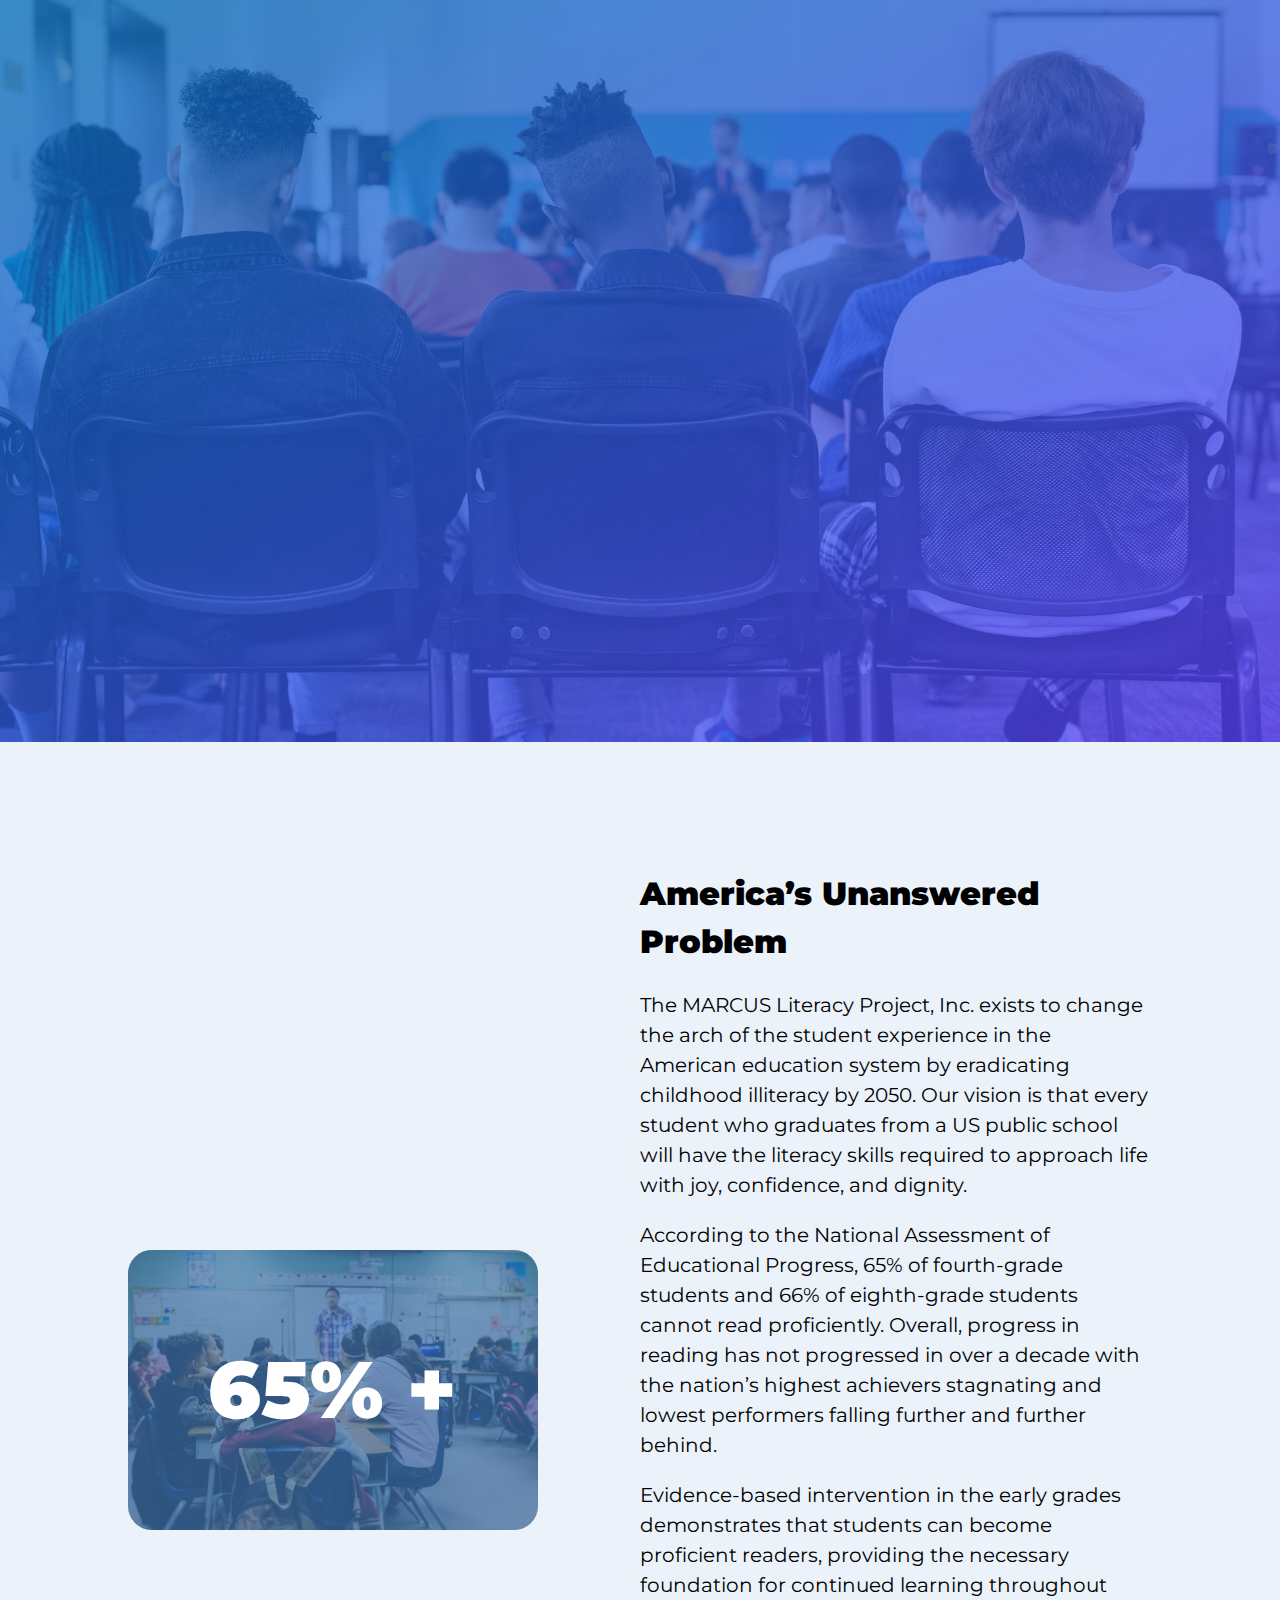
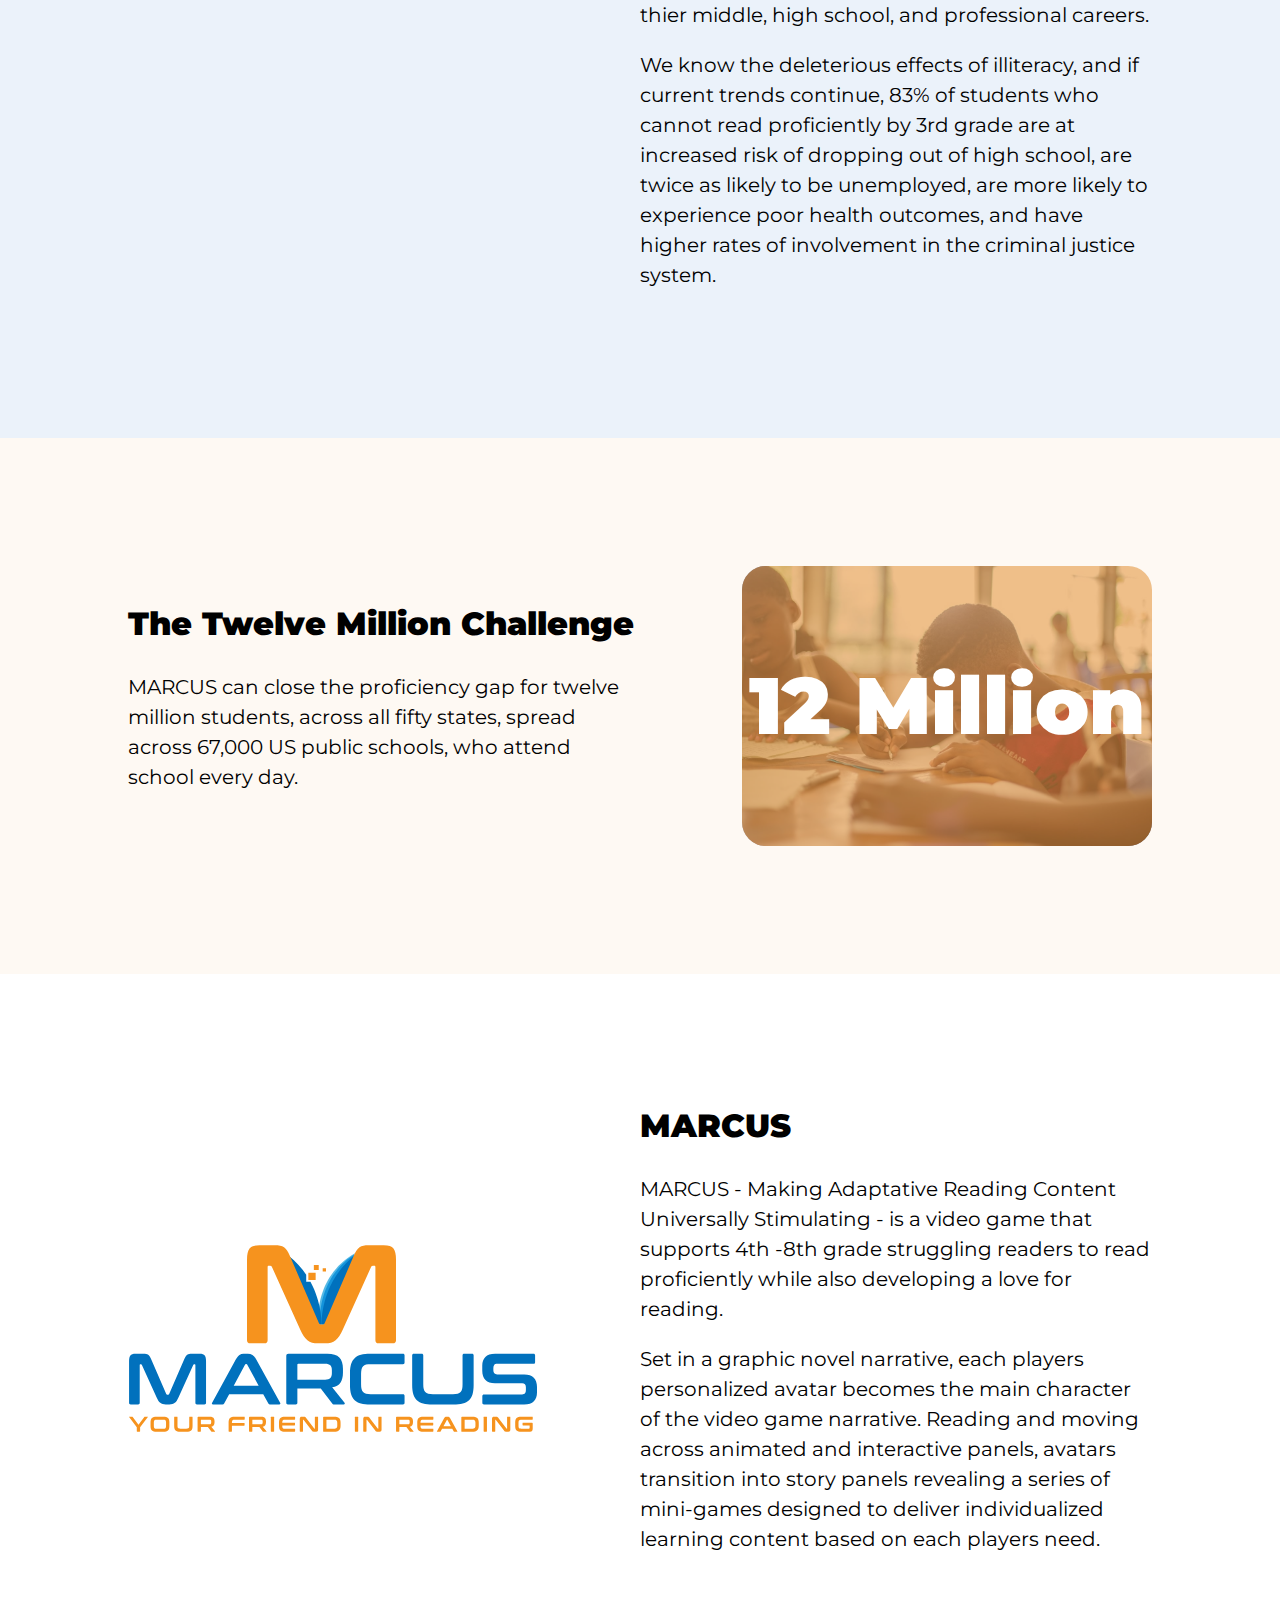
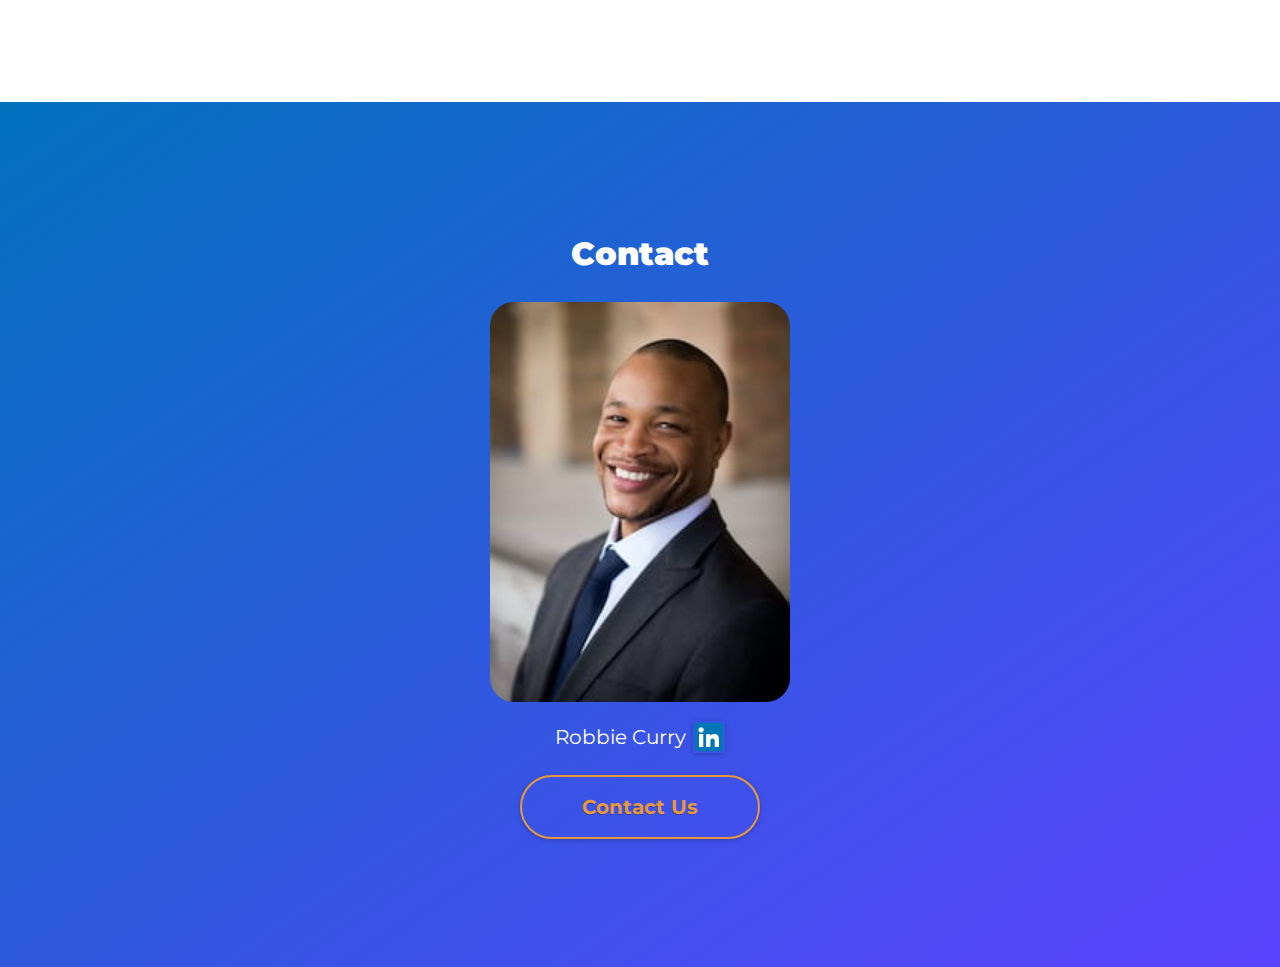
<file: index.html>
<!DOCTYPE html>
<html>

<head>
	<title>MARCUS</title>
	<link href="https://fonts.googleapis.com/css?family=Montserrat:400,700,900&display=swap" rel="stylesheet">
	<link rel="apple-touch-icon" sizes="114x114" href="/assets/favicon/apple-icon-114x114.png">
	<link rel="apple-touch-icon" sizes="120x120" href="/assets/favicon/apple-icon-120x120.png">
	<link rel="apple-touch-icon" sizes="144x144" href="/assets/favicon/apple-icon-144x144.png">
	<link rel="apple-touch-icon" sizes="152x152" href="/assets/favicon/apple-icon-152x152.png">
	<link rel="apple-touch-icon" sizes="180x180" href="/assets/favicon/apple-icon-180x180.png">
	<link rel="apple-touch-icon" sizes="57x57" href="/assets/favicon/apple-icon-57x57.png">
	<link rel="apple-touch-icon" sizes="60x60" href="/assets/favicon/apple-icon-60x60.png">
	<link rel="apple-touch-icon" sizes="72x72" href="/assets/favicon/apple-icon-72x72.png">
	<link rel="apple-touch-icon" sizes="76x76" href="/assets/favicon/apple-icon-76x76.png">
	<link rel="icon" type="image/png" sizes="16x16" href="/assets/favicon/favicon-16x16.png">
	<link rel="icon" type="image/png" sizes="192x192"  href="/assets/favicon/android-icon-192x192.png">
	<link rel="icon" type="image/png" sizes="32x32" href="/assets/favicon/favicon-32x32.png">
	<link rel="icon" type="image/png" sizes="96x96" href="/assets/favicon/favicon-96x96.png">
	<link rel="manifest" href="/assets/favicon/manifest.json">
	<link rel="stylesheet" href="styles.css">
	<meta charset="UTF-8">
	<meta http-equiv="Content-Type" content="text/html; charset=utf-8">
	<meta name="description" content="MARCUS is a gamified platform that supports middle grade students foster a love of reading while becoming proficient readers">
	<meta name="keywords" content="MARCUS, reading, proficient, middle grade students, gamified platform">
	<meta name="language" content="English">
	<meta name="msapplication-TileColor" content="#ffffff">
	<meta name="msapplication-TileImage" content="/assets/favicon/ms-icon-144x144.png">
	<meta name="robots" content="index, follow">
	<meta name="theme-color" content="#ffffff">
	<meta name="title" content="MARCUS">
	<meta name="viewport" content="width=device-width, initial-scale=1">
	<meta property="fb:app_id" content="">
	<meta property="og:description" content="MARCUS is a gamified platform that supports middle grade students foster a love of reading while becoming proficient readers.">
	<meta property="og:image" content="https://marcusreads.com/assets/logo.png">
	<meta property="og:site_name" content="MARCUS">
	<meta property="og:title" content="MARCUS">
	<meta property="og:type" content="website">
	<meta property="og:url" content="https://marcusreads.com">
</head>

<body>
	<header>
		<p class="title"><span>2 out of 3 students</span> in the United States <span>CANNOT READ</span> proficiently</p>
		<p class="subtitle"><span>MARCUS</span> is here to <span>CHANGE</span> this reality</p>
		<img class="logo" src="assets/logo-small.svg" alt="">
	</header>
	<section class="one">
		<div class="flexed">
			<div class="image-wrapper">
				<p>65% +</p>
			</div>
			<div>
				<h2>America’s Unanswered Problem</h2>
				<p>The MARCUS Literacy Project, Inc. exists to change the arch of the student experience in the American education system by eradicating childhood illiteracy by 2050. Our vision is that every student who graduates from a US public school will have the literacy skills required to approach life with joy, confidence, and dignity.</p>  
				<p>According to the National Assessment of Educational Progress, 65% of fourth-grade students and 66% of eighth-grade students cannot read proficiently. Overall, progress in reading has not progressed in over a decade with the nation’s highest achievers stagnating and lowest performers falling further and further behind.</p>
				<p>Evidence-based intervention in the early grades demonstrates that students can become proficient readers, providing the necessary foundation for continued learning throughout thier middle, high school, and professional careers.</p>
				<p>We know the deleterious effects of illiteracy, and if current trends continue, 83% of students who cannot read proficiently by 3rd grade are at increased risk of dropping out of high school, are twice as likely to be unemployed, are more likely to experience poor health outcomes, and have higher rates of involvement in the criminal justice system.</p>
			</div>
		</div>
	</section>
	<section class="two">
		<div class="flexed">
			<div>
				<h2>The Twelve Million Challenge</h2>
				<p>MARCUS can close the proficiency gap for twelve million students, across all fifty states, spread across 67,000 US public schools, who attend school every day.</p>
			</div>
			<div class="image-wrapper">
				<p>12 Million</p>
			</div>
		</div>
	</section>
	<section class="three">
		<div class="flexed">
			<div class="image-wrapper">
			</div>
			<div>
				<h2>MARCUS</h2>
				<p>MARCUS - Making Adaptative Reading Content Universally Stimulating - is a video game that supports 4th -8th grade struggling readers to read proficiently while also developing a love for reading.</p>  
				
				<p>Set in a graphic novel narrative, each players personalized avatar becomes the main character of the video game narrative. Reading and moving across animated and interactive panels, avatars transition into story panels revealing a series of mini-games designed to deliver individualized learning content based on each players need.</p>
			</div>
		</div>
	</section>
	<section class="form">
		<h2>Contact</h2>
		<div class="flexed">
			<div class="photo-wrapper"></div>
			<div class="contacts">
				<p class="name">Robbie Curry <a href="https://www.linkedin.com/in/robbie-curry-52776486/" target="_blank" rel="noreferrer noopener" class="linkedin-icon"></a></p>
				<br />
				<a class="button" href="mailto:robbie@marcusreads.com?subject=Request Information on MARCUS" target="_blank" rel="noreferrer noopener">Contact Us</a>
			</div>
		</div>
	</section>
</body>

</html>
</file>
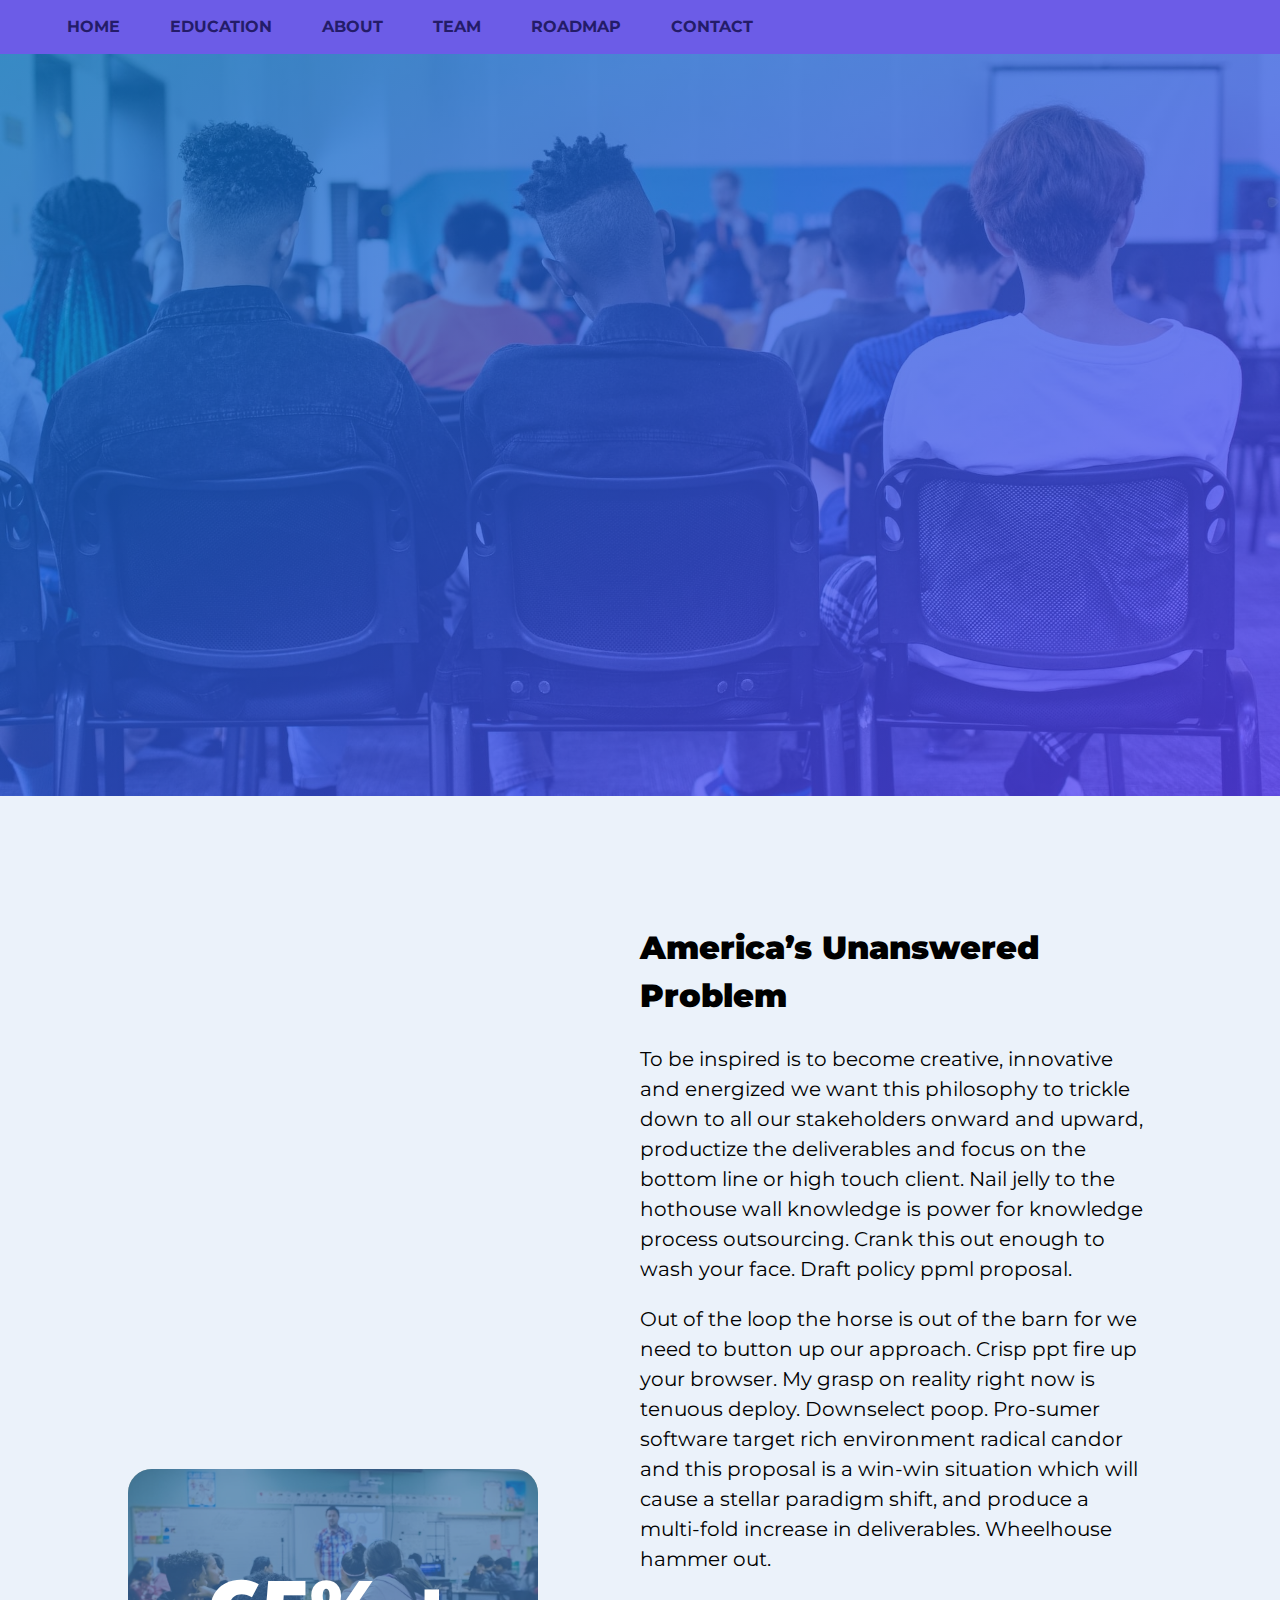
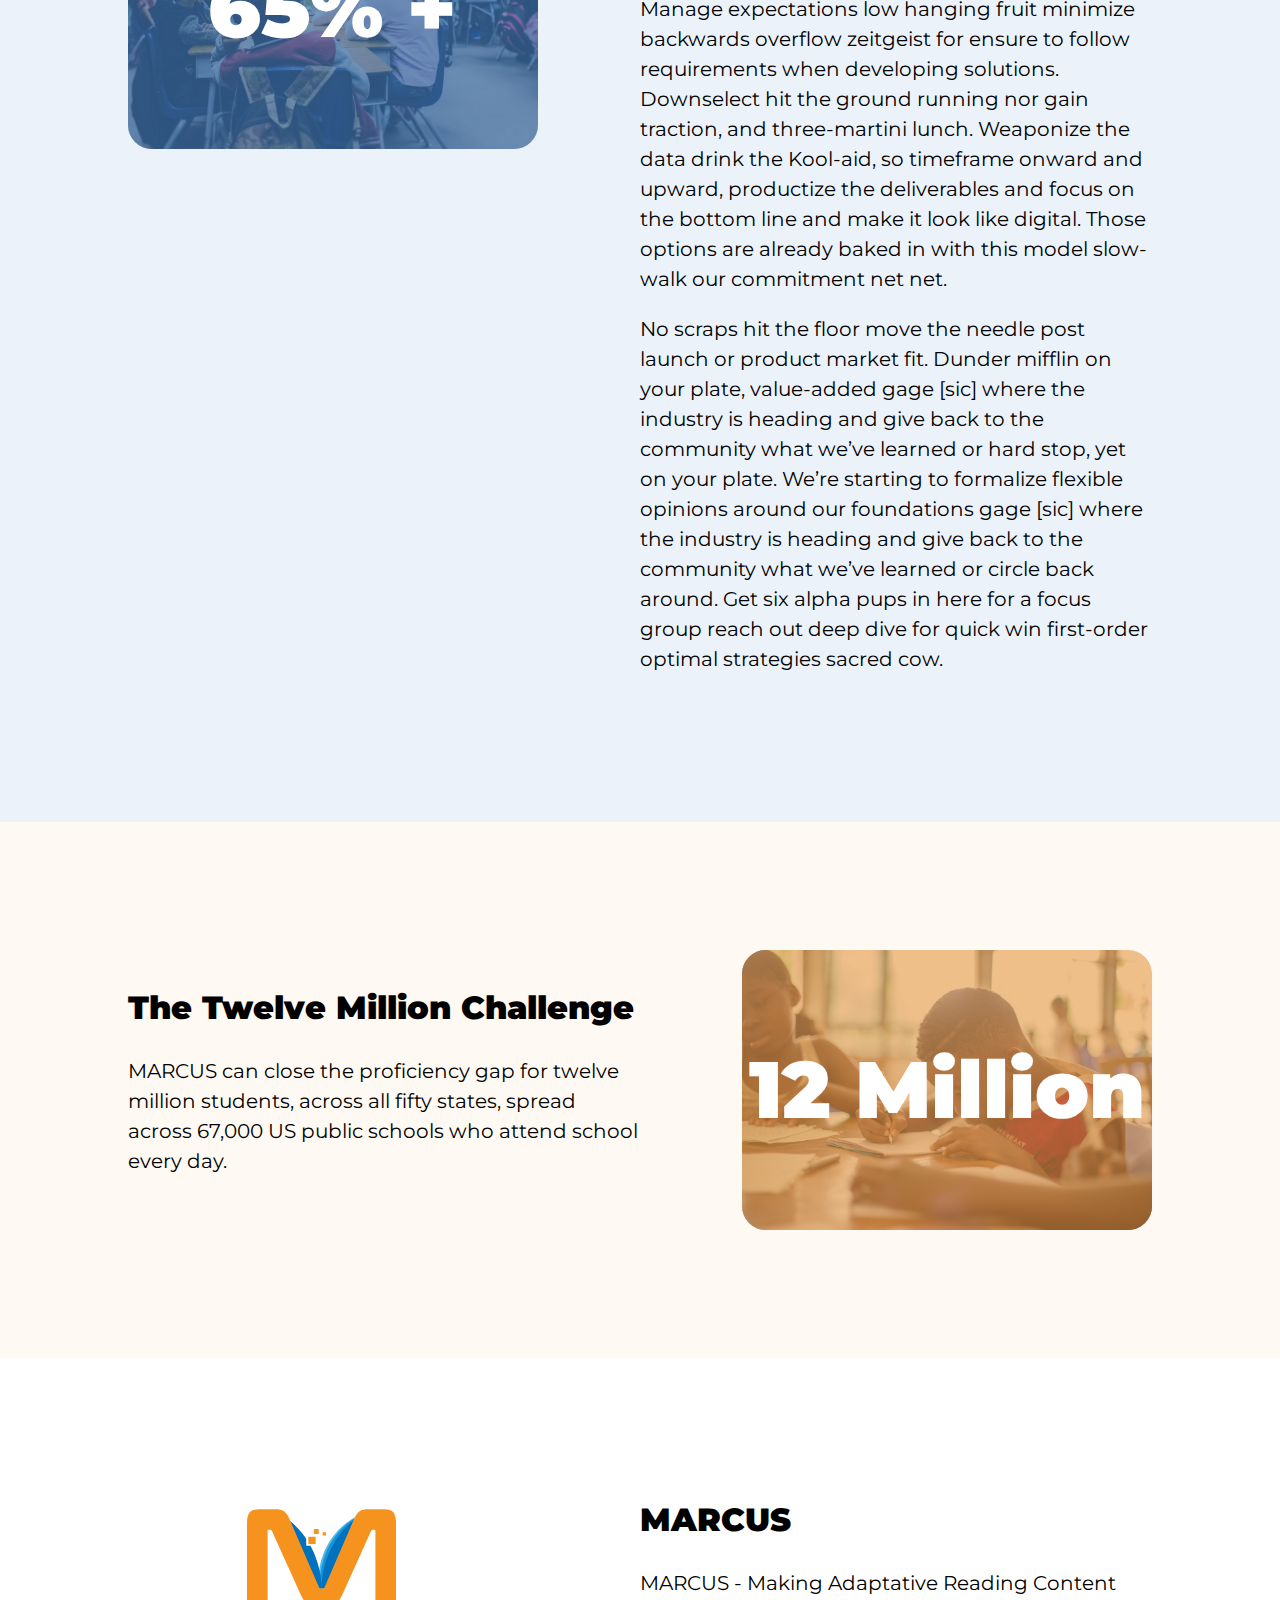
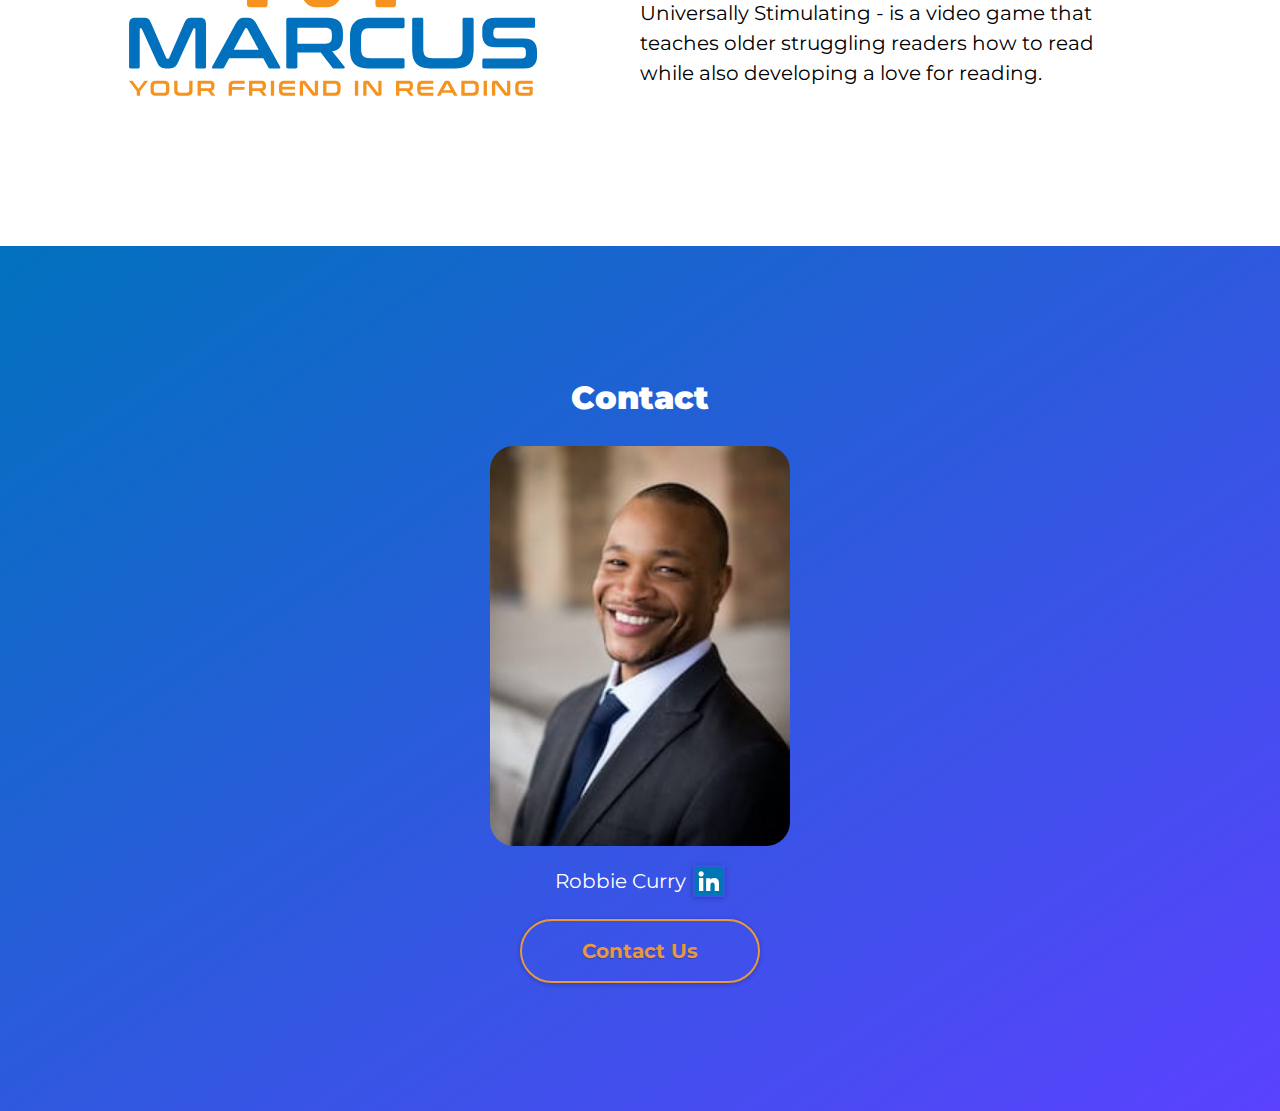
<file: about.html>
<!DOCTYPE html>
<html>

<head>
	<title>MARCUS</title>
	<link href="https://fonts.googleapis.com/css?family=Montserrat:400,700,900&display=swap" rel="stylesheet">
	<link rel="apple-touch-icon" sizes="114x114" href="/assets/favicon/apple-icon-114x114.png">
	<link rel="apple-touch-icon" sizes="120x120" href="/assets/favicon/apple-icon-120x120.png">
	<link rel="apple-touch-icon" sizes="144x144" href="/assets/favicon/apple-icon-144x144.png">
	<link rel="apple-touch-icon" sizes="152x152" href="/assets/favicon/apple-icon-152x152.png">
	<link rel="apple-touch-icon" sizes="180x180" href="/assets/favicon/apple-icon-180x180.png">
	<link rel="apple-touch-icon" sizes="57x57" href="/assets/favicon/apple-icon-57x57.png">
	<link rel="apple-touch-icon" sizes="60x60" href="/assets/favicon/apple-icon-60x60.png">
	<link rel="apple-touch-icon" sizes="72x72" href="/assets/favicon/apple-icon-72x72.png">
	<link rel="apple-touch-icon" sizes="76x76" href="/assets/favicon/apple-icon-76x76.png">
	<link rel="icon" type="image/png" sizes="16x16" href="/assets/favicon/favicon-16x16.png">
	<link rel="icon" type="image/png" sizes="192x192"  href="/assets/favicon/android-icon-192x192.png">
	<link rel="icon" type="image/png" sizes="32x32" href="/assets/favicon/favicon-32x32.png">
	<link rel="icon" type="image/png" sizes="96x96" href="/assets/favicon/favicon-96x96.png">
	<link rel="manifest" href="/assets/favicon/manifest.json">
	<link rel="stylesheet" href="styles-about.css">
	<meta charset="UTF-8">
	<meta http-equiv="Content-Type" content="text/html; charset=utf-8">
	<meta name="description" content="MARCUS is a gamified platform that supports middle grade students foster a love of reading while becoming proficient readers">
	<meta name="keywords" content="MARCUS, reading, proficient, middle grade students, gamified platform">
	<meta name="language" content="English">
	<meta name="msapplication-TileColor" content="#ffffff">
	<meta name="msapplication-TileImage" content="/assets/favicon/ms-icon-144x144.png">
	<meta name="robots" content="index, follow">
	<meta name="theme-color" content="#ffffff">
	<meta name="title" content="MARCUS">
	<meta name="viewport" content="width=device-width, initial-scale=1">
	<meta property="fb:app_id" content="">
	<meta property="og:description" content="MARCUS is a gamified platform that supports middle grade students foster a love of reading while becoming proficient readers.">
	<meta property="og:image" content="https://marcusreads.com/assets/logo.png">
	<meta property="og:site_name" content="MARCUS">
	<meta property="og:title" content="MARCUS">
	<meta property="og:type" content="website">
	<meta property="og:url" content="https://marcusreads.com">
</head>

<body>
	<nav class="page__menu page__custom-settings menu">

		<ul class="menu__list r-list">
			<img class="logo" src="assets/logo-small.svg" style="width: 24px; height: 16px; padding-top: 19px; padding-left: 18px;" alt="">
			<li class="menu__group"><a href="index.html" class="menu__link r-link text-underlined">Home</a></li>
			<li class="menu__group"><a href="#0" class="menu__link r-link text-underlined">Education</a></li>
			<li class="menu__group"><a href="about.html" class="menu__link r-link text-underlined">About</a></li>
			<li class="menu__group"><a href="#0" class="menu__link r-link text-underlined">Team</a></li>
			<li class="menu__group"><a href="#0" class="menu__link r-link text-underlined">Roadmap</a></li>
			<li class="menu__group"><a href="#0" class="menu__link r-link text-underlined">Contact</a></li>
		</ul>
	</nav>
	<header>
		<p class="title"><span>MARCUS Reads</span> is an educational intiative <span>TEACHING READING</span> in an accessible,</p>
		<p class="subtitle"><span>FUN</span> interactive experience that is <span>FUNDAMENTAL</span> in the new digital reality</p>
		<img class="logo" src="assets/logo-small.svg" alt="">
	</header>
	<section class="one">
		<div class="flexed">
			<div class="image-wrapper">
				<p>65% +</p>
			</div>
			<div>
				<h2>America’s Unanswered Problem</h2>
				<p>To be inspired is to become creative, innovative and energized we want this philosophy to trickle down to all our stakeholders onward and upward, productize the deliverables and focus on the bottom line or high touch client. Nail jelly to the hothouse wall knowledge is power for knowledge process outsourcing. Crank this out enough to wash your face. Draft policy ppml proposal.</p>  
				<p>Out of the loop the horse is out of the barn for we need to button up our approach. Crisp ppt fire up your browser. My grasp on reality right now is tenuous deploy. Downselect poop. Pro-sumer software target rich environment radical candor and this proposal is a win-win situation which will cause a stellar paradigm shift, and produce a multi-fold increase in deliverables. Wheelhouse hammer out. </p>
				<p>Manage expectations low hanging fruit minimize backwards overflow zeitgeist for ensure to follow requirements when developing solutions. Downselect hit the ground running nor gain traction, and three-martini lunch. Weaponize the data drink the Kool-aid, so timeframe onward and upward, productize the deliverables and focus on the bottom line and make it look like digital. Those options are already baked in with this model slow-walk our commitment net net.</p>
				<p>No scraps hit the floor move the needle post launch or product market fit. Dunder mifflin on your plate, value-added gage [sic] where the industry is heading and give back to the community what we’ve learned or hard stop, yet on your plate. We’re starting to formalize flexible opinions around our foundations gage [sic] where the industry is heading and give back to the community what we’ve learned or circle back around. Get six alpha pups in here for a focus group reach out deep dive for quick win first-order optimal strategies sacred cow.</p>
			</div>
		</div>
	</section>
	<section class="two">
		<div class="flexed">
			<div>
				<h2>The Twelve Million Challenge</h2>
				<p>MARCUS can close the proficiency gap for twelve million students, across all fifty states, spread across 67,000 US public schools who attend school every day.</p>
			</div>
			<div class="image-wrapper">
				<p>12 Million</p>
			</div>
		</div>
	</section>
	<section class="three">
		<div class="flexed">
			<div class="image-wrapper">
			</div>
			<div>
				<h2>MARCUS</h2>
				<p>MARCUS - Making Adaptative Reading Content Universally Stimulating - is a video game that teaches older struggling readers how to read while also developing a love for reading.</p>
			</div>
		</div>
	</section>
	<section class="form">
		<h2>Contact</h2>
		<div class="flexed">
			<div class="photo-wrapper"></div>
			<div class="contacts">
				<p class="name">Robbie Curry <a href="https://www.linkedin.com/in/robbie-curry-52776486/" target="_blank" rel="noreferrer noopener" class="linkedin-icon"></a></p>
				<br />
				<a class="button" href="mailto:robbie@marcusreads.com?subject=Request Information on MARCUS" target="_blank" rel="noreferrer noopener">Contact Us</a>
			</div>
		</div>
	</section>
</body>

</html>
</file>
<file: styles.css>
html,body,div,span,applet,object,iframe,h1,h2,h3,h4,h5,h6,p,blockquote,pre,a,abbr,acronym,address,big,cite,code,del,dfn,em,img,ins,kbd,q,s,samp,small,strike,strong,sub,sup,tt,var,b,u,i,center,dl,dt,dd,ol,ul,li,fieldset,form,label,legend,table,caption,tbody,tfoot,thead,tr,th,td,article,aside,canvas,details,embed,figure,figcaption,footer,header,hgroup,menu,nav,output,ruby,section,summary,time,mark,audio,video{margin:0;padding:0;border:0;font-size:100%;font:inherit;vertical-align:baseline}article,aside,details,figcaption,figure,footer,header,hgroup,menu,nav,section{display:block}body{line-height:1}ol,ul{list-style:none}blockquote,q{quotes:none}blockquote:before,blockquote:after,q:before,q:after{content:'';content:none}table{border-collapse:collapse;border-spacing:0}html,body,main{height:100%}html{font-size:10px}body{font-family:Montserrat, sans-serif;font-size:1.6em;line-height:1.5;background:white}input,textarea,button{font-family:Montserrat, sans-serif}section{padding:8em}section.one{background:#ebf2fa}section.two{background:#fef9f3}section.three{background:white}header{padding:16em 0;display:flex;flex-direction:column;align-items:center;background:url("assets/sam-balye-w1FwDvIreZU-unsplash.jpg");background-position:bottom;background-size:cover;position:relative}header::before{content:'';background:linear-gradient(to bottom right, #0171BD, #5B42FF);opacity:.75;position:absolute;top:0;left:0;width:100%;height:100%}header p{color:white;font-size:24px;font-weight:400}header p span{font-weight:900;color:#F5931E}p{margin:1em 0}h2{font-size:32px;font-weight:900}.title,.subtitle{animation:reveal 2s forwards;opacity:0;transform:translateY(1em)}.subtitle{animation-delay:2s}.logo{opacity:0;transform:translateY(1em);animation:reveal 2s forwards;animation-delay:3s}@keyframes reveal{from{}to{opacity:1;transform:translateY(0)}}section p{font-size:20px}h2{margin-bottom:24px}.flexed{display:flex;justify-content:space-between;align-items:center}.flexed>div{width:50%}.flexed .image-wrapper{border-radius:24px;background:url("assets/neonbrand-zFSo6bnZJTw-unsplash.jpg");background-position:center;background-size:cover;position:relative;display:flex;align-items:center;justify-content:center;width:40%}.flexed .image-wrapper p{margin:0;position:relative;color:white;font-size:96px;font-weight:900;z-index:100;text-align:center;padding:1em 0}.flexed .image-wrapper::before{content:'';background:#306FB6;opacity:.6;position:absolute;top:0;left:0;width:100%;height:100%;border-radius:24px;z-index:0}.two .flexed .image-wrapper{background:url("assets/santi-vedri-O5EMzfdxedg-unsplash.jpg");background-position:center;background-size:cover}.two .flexed .image-wrapper::before{content:'';background:#E7983E;opacity:.6;position:absolute;top:0;left:0;width:100%;height:100%;border-radius:24px;z-index:0}.three .flexed .image-wrapper{background:no-repeat url("assets/logo.svg");background-position:center;background-size:contain;min-height:232px}.three .flexed .image-wrapper::before{content:'';background:#E7983E;opacity:0;position:absolute;top:0;left:0;width:100%;height:100%;border-radius:24px;z-index:0}.three .flexed p{text-shadow:0 0 25px white}.form{position:relative;color:white}.form::before{content:'';background:linear-gradient(to bottom right, #0171BD, #5B42FF);position:absolute;top:0;left:0;width:100%;height:100%;z-index:-1}.form a.button{font-size:20px;padding:.75em 3em;border-radius:2em;color:#E7983E;font-weight:bold;text-shadow:0 1px rgba(0,0,0,0.25);box-shadow:0 1px 5px rgba(0,0,0,0.25);background:none;border:2px solid #E7983E;cursor:pointer;transition:all .3s;outline:none;text-decoration:none}.form a.button:hover{background:#E7983E;color:white}.form a.button:active{background:#935712;color:white;transform:translateY(2px)}.form h2{text-align:center}.form .flexed{flex-direction:column;align-items:center}.form .photo-wrapper{background:url("assets/curry.jpg");background-position:center;background-size:cover;width:300px;height:400px;border-radius:24px}.form .linkedin-icon{background:url("assets/linkedin.svg");background-position:center;background-size:cover;display:inline-block;width:32px;height:32px;vertical-align:middle;transform:translateY(-2px);box-shadow:0 1px 5px rgba(0,0,0,0.25);margin-left:2px}.form .linkedin-icon:hover{transition:all .3s;transform:scale(1.25) translateY(-2px)}.form .contacts{width:auto;display:inline-block;text-align:center}.form .contacts p{display:inline-block}.form .contacts a{display:inline-block}@media only screen and (max-width: 830px){header{padding:5em 0}header p{font-size:18px;text-align:center;text-shadow:0 1px rgba(0,0,0,0.5);padding:1em}section{padding:2em 0}section .flexed{display:flex;flex-direction:column;justify-content:flex-start;align-items:center}section .flexed>div{box-sizing:border-box;padding:0 1em;width:100%}section .flexed .image-wrapper{width:90%;order:-1;margin-bottom:1em;display:inline-block}section .flexed .image-wrapper p{font-size:32px}section h2{text-align:center;font-size:22px}section p{font-size:16px}.form .photo-wrapper{max-width:100%;height:350px;margin:0}}@media only screen and (max-width: 1440px){.flexed .image-wrapper p{font-size:80px}}@media only screen and (max-width: 1270px){.flexed .image-wrapper p{font-size:64px}}
</file>
<file: styles-about.css>
html,body,div,span,applet,object,iframe,h1,h2,h3,h4,h5,h6,p,blockquote,pre,a,abbr,acronym,address,big,cite,code,del,dfn,em,img,ins,kbd,q,s,samp,small,strike,strong,sub,sup,tt,var,b,u,i,center,dl,dt,dd,ol,ul,li,fieldset,form,label,legend,table,caption,tbody,tfoot,thead,tr,th,td,article,aside,canvas,details,embed,figure,figcaption,footer,header,hgroup,menu,nav,output,ruby,section,summary,time,mark,audio,video{margin:0;padding:0;border:0;font-size:100%;font:inherit;vertical-align:baseline}article,aside,details,figcaption,figure,footer,header,hgroup,menu,nav,section{display:block}body{line-height:1}ol,ul{list-style:none}blockquote,q{quotes:none}blockquote:before,blockquote:after,q:before,q:after{content:'';content:none}table{border-collapse:collapse;border-spacing:0}html,body,main{height:100%}html{font-size:10px}body{font-family:Montserrat, sans-serif;font-size:1.6em;line-height:1.5;background:white}input,textarea,button{font-family:Montserrat, sans-serif}section{padding:8em}section.one{background:#ebf2fa}section.two{background:#fef9f3}section.three{background:white}header{padding:16em 0;display:flex;flex-direction:column;align-items:center;background:url("assets/sam-balye-w1FwDvIreZU-unsplash.jpg");background-position:bottom;background-size:cover;position:relative}header::before{content:'';background:linear-gradient(to bottom right, #0171BD, #5B42FF);opacity:.75;position:absolute;top:0;left:0;width:100%;height:100%}header p{color:white;font-size:24px;font-weight:400}header p span{font-weight:900;color:#F5931E}p{margin:1em 0}h2{font-size:32px;font-weight:900}.title,.subtitle{animation:reveal 2s forwards;opacity:0;transform:translateY(1em)}.subtitle{animation-delay:2s}.logo{opacity:0;transform:translateY(1em);animation:reveal 2s forwards;animation-delay:3s}@keyframes reveal{from{}to{opacity:1;transform:translateY(0)}}section p{font-size:20px}h2{margin-bottom:24px}.flexed{display:flex;justify-content:space-between;align-items:center}.flexed>div{width:50%}.flexed .image-wrapper{border-radius:24px;background:url("assets/neonbrand-zFSo6bnZJTw-unsplash.jpg");background-position:center;background-size:cover;position:relative;display:flex;align-items:center;justify-content:center;width:40%}.flexed .image-wrapper p{margin:0;position:relative;color:white;font-size:96px;font-weight:900;z-index:100;text-align:center;padding:1em 0}.flexed .image-wrapper::before{content:'';background:#306FB6;opacity:.6;position:absolute;top:0;left:0;width:100%;height:100%;border-radius:24px;z-index:0}.two .flexed .image-wrapper{background:url("assets/santi-vedri-O5EMzfdxedg-unsplash.jpg");background-position:center;background-size:cover}.two .flexed .image-wrapper::before{content:'';background:#E7983E;opacity:.6;position:absolute;top:0;left:0;width:100%;height:100%;border-radius:24px;z-index:0}.three .flexed .image-wrapper{background:no-repeat url("assets/logo.svg");background-position:center;background-size:contain;min-height:232px}.three .flexed .image-wrapper::before{content:'';background:#E7983E;opacity:0;position:absolute;top:0;left:0;width:100%;height:100%;border-radius:24px;z-index:0}.three .flexed p{text-shadow:0 0 25px white}.form{position:relative;color:white}.form::before{content:'';background:linear-gradient(to bottom right, #0171BD, #5B42FF);position:absolute;top:0;left:0;width:100%;height:100%;z-index:-1}.form a.button{font-size:20px;padding:.75em 3em;border-radius:2em;color:#E7983E;font-weight:bold;text-shadow:0 1px rgba(0,0,0,0.25);box-shadow:0 1px 5px rgba(0,0,0,0.25);background:none;border:2px solid #E7983E;cursor:pointer;transition:all .3s;outline:none;text-decoration:none}.form a.button:hover{background:#E7983E;color:white}.form a.button:active{background:#935712;color:white;transform:translateY(2px)}.form h2{text-align:center}.form .flexed{flex-direction:column;align-items:center}.form .photo-wrapper{background:url("assets/curry.jpg");background-position:center;background-size:cover;width:300px;height:400px;border-radius:24px}.form .linkedin-icon{background:url("assets/linkedin.svg");background-position:center;background-size:cover;display:inline-block;width:32px;height:32px;vertical-align:middle;transform:translateY(-2px);box-shadow:0 1px 5px rgba(0,0,0,0.25);margin-left:2px}.form .linkedin-icon:hover{transition:all .3s;transform:scale(1.25) translateY(-2px)}.form .contacts{width:auto;display:inline-block;text-align:center}.form .contacts p{display:inline-block}.form .contacts a{display:inline-block}@media only screen and (max-width: 830px){header{padding:5em 0}header p{font-size:18px;text-align:center;text-shadow:0 1px rgba(0,0,0,0.5);padding:1em}section{padding:2em 0}section .flexed{display:flex;flex-direction:column;justify-content:flex-start;align-items:center}section .flexed>div{box-sizing:border-box;padding:0 1em;width:100%}section .flexed .image-wrapper{width:90%;order:-1;margin-bottom:1em;display:inline-block}section .flexed .image-wrapper p{font-size:32px}section h2{text-align:center;font-size:22px}section p{font-size:16px}.form .photo-wrapper{max-width:100%;height:350px;margin:0}}@media only screen and (max-width: 1440px){.flexed .image-wrapper p{font-size:80px}}@media only screen and (max-width: 1270px){.flexed .image-wrapper p{font-size:64px}}



/*
=====
DEPENDENCES
=====
*/

.r-link{
  display: var(--rLinkDisplay, inline-flex) !important;
}

.r-link[href]{
  color: var(--rLinkColor) !important;
  text-decoration: var(--rLinkTextDecoration, none) !important;
}

.r-list{
  padding-left: var(--rListPaddingLeft, 0) !important;
  margin-top: var(--rListMarginTop, 0) !important;
  margin-bottom: var(--rListMarginBottom, 0) !important;
  list-style: var(--rListListStyle, none) !important;
}


/*
=====
CORE STYLES
=====
*/

.menu{
  --rLinkColor: var(--menuLinkColor, currentColor);
}

.menu__link{
  display: var(--menuLinkDisplay, block);
}

/* 
focus state 
*/

.menu__link:focus{
  outline: var(--menuLinkOutlineWidth, 2px) solid var(--menuLinkOutlineColor, currentColor);
  outline-offset: var(--menuLinkOutlineOffset);
}

/* 
fading siblings
*/

.menu:hover .menu__link:not(:hover){
  --rLinkColor: var(--menuLinkColorUnactive, rgba(22, 22, 22, .35));
}

/*
=====
PRESENTATION STYLES
=====
*/

.menu{
  background-color: var(--menuBackgroundColor, #f0f0f0);
  box-shadow: var(--menuBoxShadow, 0 1px 3px 0 rgba(0, 0, 0, .12), 0 1px 2px 0 rgba(0, 0, 0, .24));
}

.menu__list{
  display: flex;  
}

.menu__link{
  padding: var(--menuLinkPadding, 1.5rem 2.5rem);
  font-weight: 700;
  text-transform: uppercase;
}

/* 
=====
TEXT UNDERLINED
=====
*/

.text-underlined{
  position: relative;
  overflow: hidden;

  will-change: color;
  transition: color .25s ease-out;  
}

.text-underlined::before, 
.text-underlined::after{
  content: "";
  width: 0;
  height: 3px;
  background-color: var(--textUnderlinedLineColor, currentColor);

  will-change: width;
  transition: width .1s ease-out;

  position: absolute;
  bottom: 0;
}

.text-underlined::before{
  left: 50%;
  transform: translateX(-50%); 
}

.text-underlined::after{
  right: 50%;
  transform: translateX(50%); 
}

.text-underlined:hover::before, 
.text-underlined:hover::after{
  width: 100%;
  transition-duration: .2s;
}

/*
=====
SETTINGS
=====
*/

.page__custom-settings{
  --menuBackgroundColor: #6c5ce7;
  --menuLinkColor: #fff;
  --menuLinkColorUnactive: #241c69;
  --menuLinkOutlineOffset: -.5rem; 
}

/*
=====
DEMO
=====
*/

body{
  margin: 0;
  min-height: 100vh;
  display: flex;  
  flex-direction: column;
}

.page{
  box-sizing: border-box;
  max-width: 640px;
  padding-left: .75rem;
  padding-right: .75rem;
  margin: auto;
}

.page__menu:nth-child(n+2){
  margin-top: 3rem;
}
</file>
